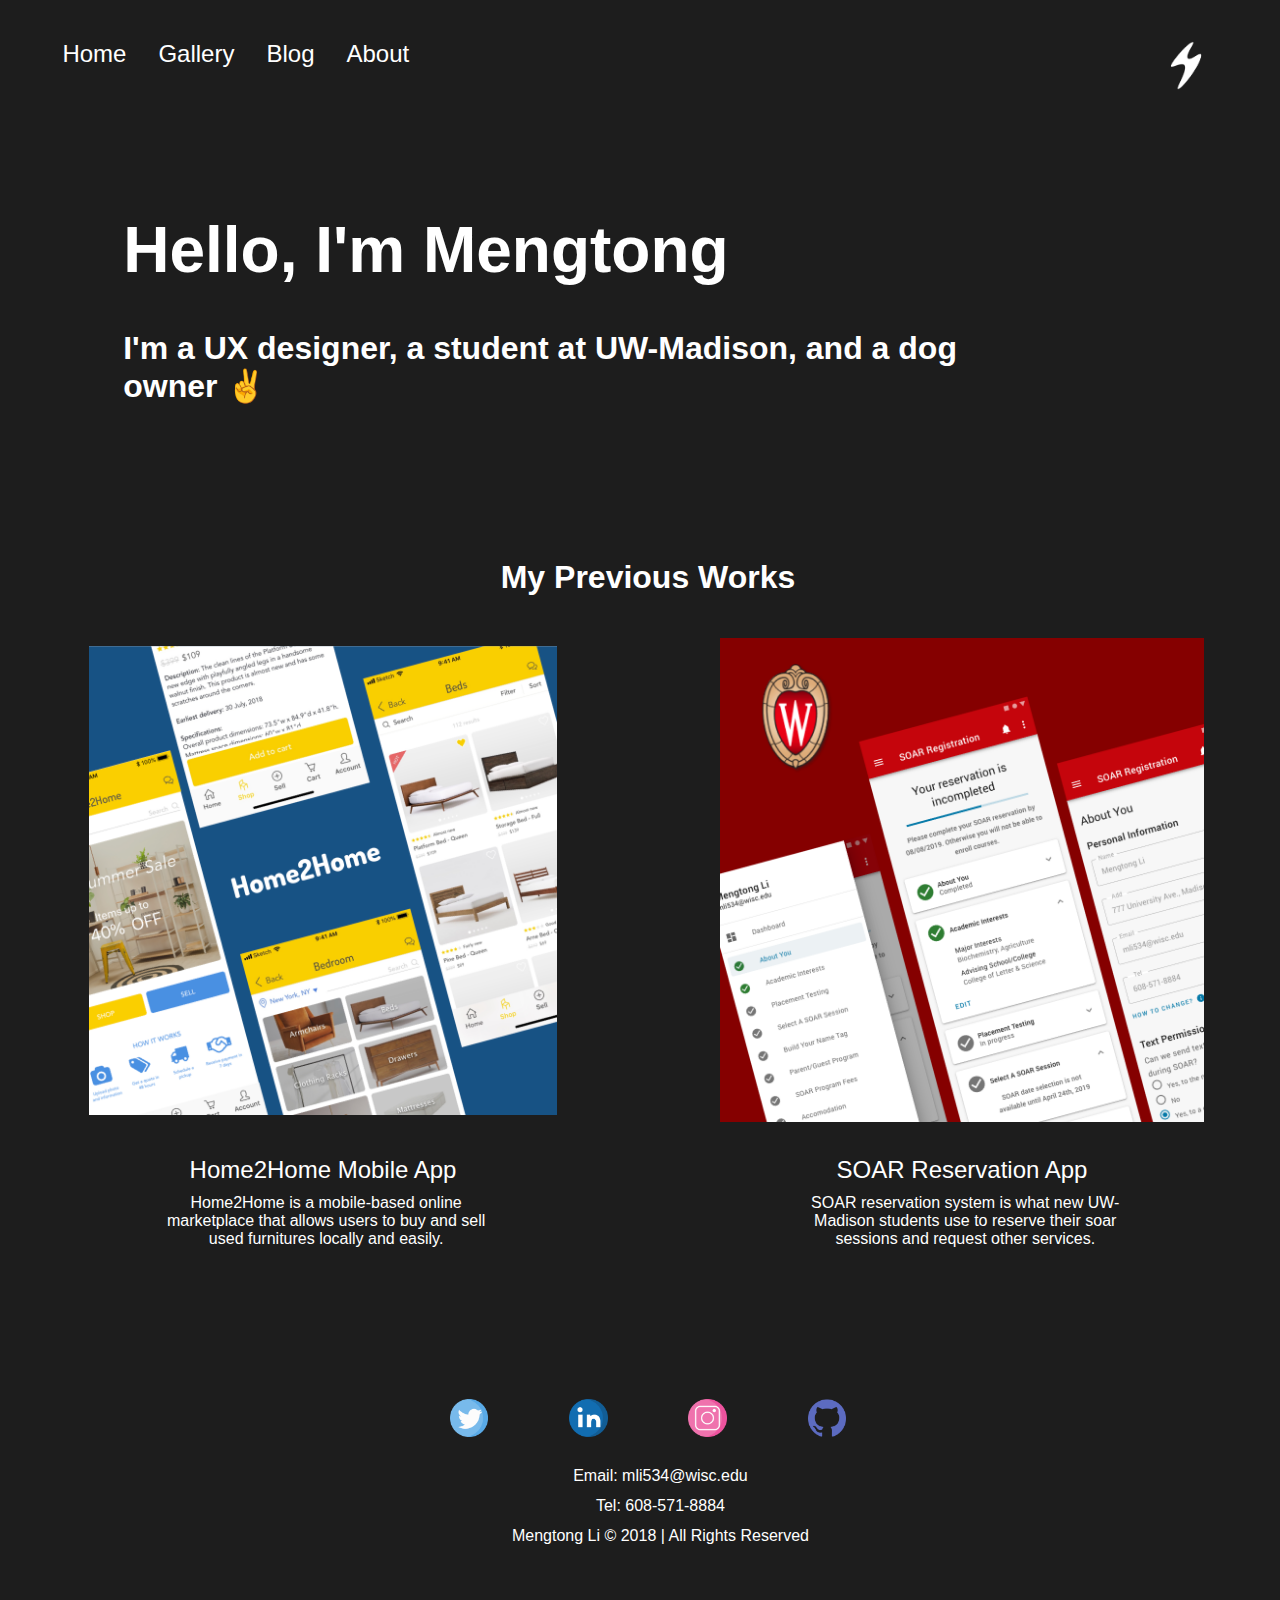
<file: index.html>
<!DOCTYPE html>
<html lang="en">

<head>
    <title>Mengtong Li</title>
    <meta charset="utf-8">
    <link rel="icon" href="image/Logo.ico" type="image/x-icon"/>
    <link rel="stylesheet" href="style.css">
    <meta name="viewport" content="width=device-width, initial-scale=1.0">
</head>


<body>

<header>
    <img id="logo" src="image/Logo1.png" alt="A flash-like icon">

    <nav id="navigation">
        <ul>
            <li><a class="menu" href="index.html">Home</a></li>
            <li><a class="menu" href="gallery.html">Gallery</a></li>
            <li><a class="menu" href="blog.html">Blog</a></li>
            <li><a class="menu" href="about.html">About</a></li>
        </ul>
    </nav>

    <section id="introduction" style="float:left">
        <h1>Hello, I'm Mengtong</h1>
        <h2>I'm a UX designer, a student at UW-Madison, and a dog owner ✌️</h2>
    </section>
</header>

<table id="hometable">

    <caption id="hometablecaption">My Previous Works</caption>

    <tr>
        <th>
            <a href="H2H.html"><img class="project" id="project1" src="image/H2H.png"
                                    alt="3 H2H app screens on a mobile phone"></a>
            <!-- Tentative project picture-->
        </th>
        <th>
            <a href="SOAR.html"><img class="project" id="project2" src="image/SOAR.png"
                                    alt="4 SOAR app screens on a mobile phone"></a>
            <!-- Tentative project picture-->
        </th>
    </tr>

    <tr>
        <td class="projectname"><a href="H2H.html">Home2Home Mobile App</a></td> <!-- Project from BitTiger Bootcamp-->
        <td class="projectname"><a href="SOAR.html">SOAR Reservation App</a></td> <!-- Project from DoIT practicum-->
    </tr>
    <tr>
        <td class="description"><p id="description_p1">Home2Home is a mobile-based online marketplace that allows users
            to buy and sell used furnitures locally and easily.</p></td>
        <td class="description"><p id="description_P2">SOAR reservation system is what new UW-Madison students use to
            reserve their soar sessions and request other services.</p></td>
    </tr>
</table>

<footer>
    <section id="contact">
        <a href="https://twitter.com/MengtongLi" target="_blank"><img class="contact" src="image/twitter.png"
                                                                      alt="twitter logo"></a>
        <a href="https://www.linkedin.com/in/mengtong-li-30a384155/" target="_blank"><img class="contact"
                                                                                          src="image/linkedin.png"
                                                                                          alt="linkedin logo"></a>
        <a href="https://www.instagram.com/hellomengtong/" target="_blank"><img class="contact"
                                                                                src="image/instagram.png"
                                                                                alt="instagram logo"></a>
        <a href="https://github.com/MengtongLi" target="_blank"><img class="contact" src="image/github.png"
                                                                     alt="github logo"></a>
    </section>

    <section id="info" class="contact">
        <p class="foot">Email: mli534@wisc.edu</p>
        <p class="foot">Tel: 608-571-8884</p>
        <p class="foot">Mengtong Li © 2018 | All Rights Reserved</p>
    </section>

</footer>


</body>


</html>
</file>
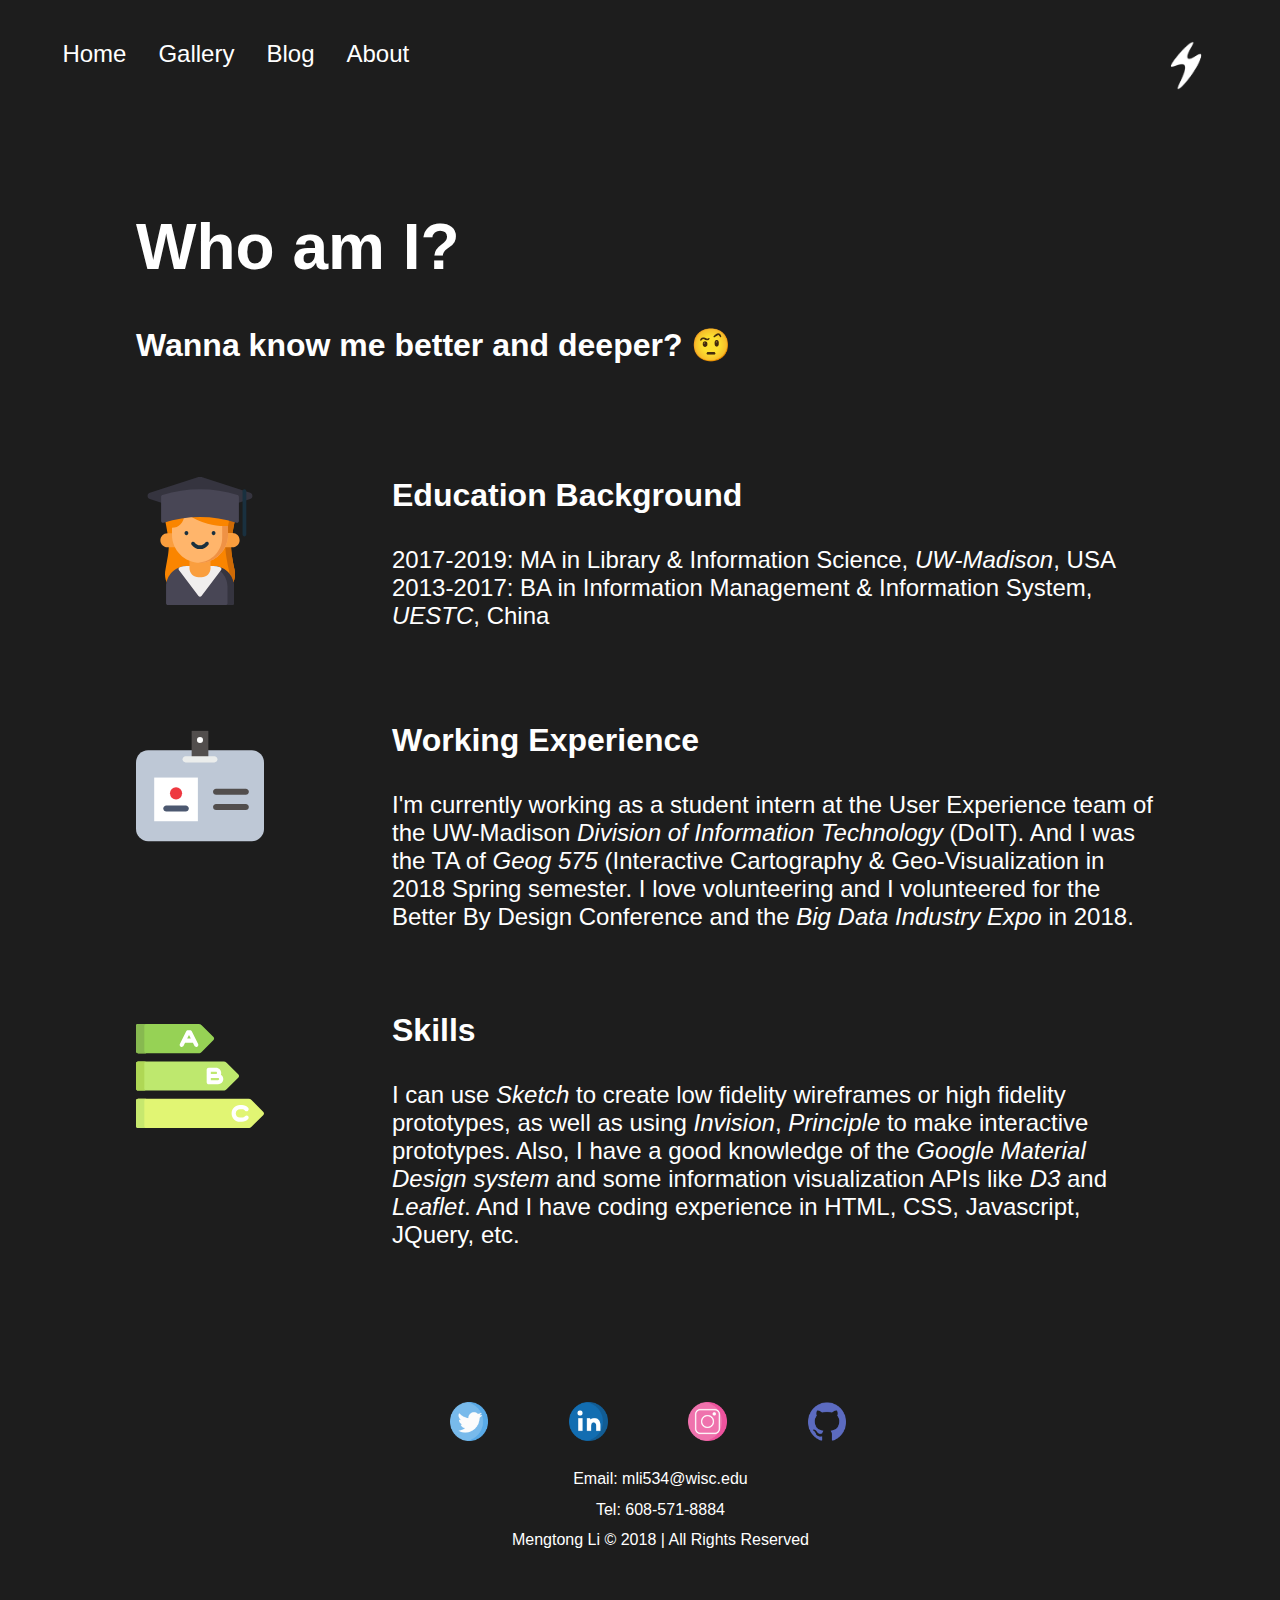
<file: about.html>
<!DOCTYPE html>
<html lang="en">

<head>
    <title>Mengtong Li</title>
    <meta charset="utf-8">
    <link rel="icon" href="image/Logo.ico" type="image/x-icon"/>
    <link rel="stylesheet" href="style.css">
    <meta name="viewport" content="width=device-width, initial-scale=1.0">
</head>


<body>
<img id="logo" src="image/Logo1.png" alt="A flash-like icon">

<nav id="navigation">
    <ul>
        <li><a class="menu" href="index.html">Home</a></li>
        <li><a class="menu" href="gallery.html">Gallery</a></li>
        <li><a class="menu" href="blog.html">Blog</a></li>
        <li><a class="menu" href="about.html">About</a></li>
    </ul>
</nav>

<h1>Who am I?</h1>
<h2>Wanna know me better and deeper? 🤨</h2>

<br/><br/><br/>
<section class="aboutme">
    <img id="a1" src="image/student.svg" alt="A girl wearing square academic cap">
    <h3>Education Background</h3> <!-- Bacholar degree and Master degree-->
    <ul id="education">
        <li>2017-2019: MA in Library & Information Science, <a target="_blank" href="http://www.wisc.edu"
                                                               style="font-style: italic">UW-Madison</a>, USA
        </li>
        <li>2013-2017: BA in Information Management & Information System, <a target="_blank"
                                                                             href="http://en.uestc.edu.cn/"
                                                                             style="font-style: italic">UESTC</a>, China
        </li>
    </ul>
</section>


<br/><br/>
<section class="aboutme">
    <img id="a2" src="image/business-card.svg" alt="A business card">
    <h3>Working Experience</h3>  <!-- Most recent internship and volunteer experience -->
    <p id="work">
        I'm currently working as a student intern at the User Experience team of the UW-Madison <a target="_blank"
                                                                                                   href="https://it.wisc.edu/about/division-of-information-technology/doit-departments/communications/"
                                                                                                   style="font-style: italic">Division
        of Information Technology</a> (DoIT). And I was the TA of <a target="_blank"
                                                                     href="https://geography.wisc.edu/interactive-cartography-geovisualization/"
                                                                     style="font-style: italic">Geog
        575</a> (Interactive Cartography & Geo-Visualization in 2018 Spring semester. I love volunteering and I
        volunteered
        for the <a target="_blank" href="https://betterbydesignconference.com/">Better By Design Conference</a> and the
        <a
                target="_blank" href="http://www.bigdata-expo.org/?lang=en" style="font-style: italic">Big Data Industry
            Expo</a> in 2018.
    </p>
</section>

<br/><br/>
<section class="aboutme">
    <img id="a3" src="image/energy-class.svg" alt="3 arrows with in different lengths">
    <h3>Skills</h3> <!-- UX skills and coding skills-->
    <p id="skill">I can use <a target="_blank" href="https://www.sketchapp.com/" style="font-style: italic">Sketch</a>
        to create low fidelity wireframes or high fidelity prototypes, as well as using <a target="_blank"
                                                                                           href="https://www.invisionapp.com/"
                                                                                           style="font-style: italic">Invision</a>,
        <a target="_blank" href="http://principleformac.com/" style="font-style: italic">Principle</a> to make
        interactive prototypes. Also, I have a good knowledge of the <a target="_blank" href="https://material.io/"
                                                                        style="font-style: italic">Google Material
            Design system</a> and some information visualization APIs like <a target="_blank"
                                                                              href="https://github.com/d3/d3/blob/master/API.md"
                                                                              style="font-style: italic">D3</a> and <a
                target="_blank" href="https://leafletjs.com/reference-1.3.0.html" style="font-style: italic">Leaflet</a>.
        And I have coding experience
        in HTML, CSS, Javascript,
        JQuery, etc.</p>
</section>

<footer>
    <section id="contact">
        <a href="https://twitter.com/MengtongLi" target="_blank"><img class="contact" src="image/twitter.png"
                                                                      alt="twitter logo"></a>
        <a href="https://www.linkedin.com/in/mengtong-li-30a384155/" target="_blank"><img class="contact"
                                                                                          src="image/linkedin.png"
                                                                                          alt="linkedin logo"></a>
        <a href="https://www.instagram.com/hellomengtong/" target="_blank"><img class="contact"
                                                                                src="image/instagram.png"
                                                                                alt="instagram logo"></a>
        <a href="https://github.com/MengtongLi" target="_blank"><img class="contact" src="image/github.png"
                                                                     alt="github logo"></a>
    </section>

    <section id="info" class="contact">
        <p class="foot">Email: mli534@wisc.edu</p>
        <p class="foot">Tel: 608-571-8884</p>
        <p class="foot">Mengtong Li © 2018 | All Rights Reserved</p>
    </section>


</footer>


</body>


</html>
</file>
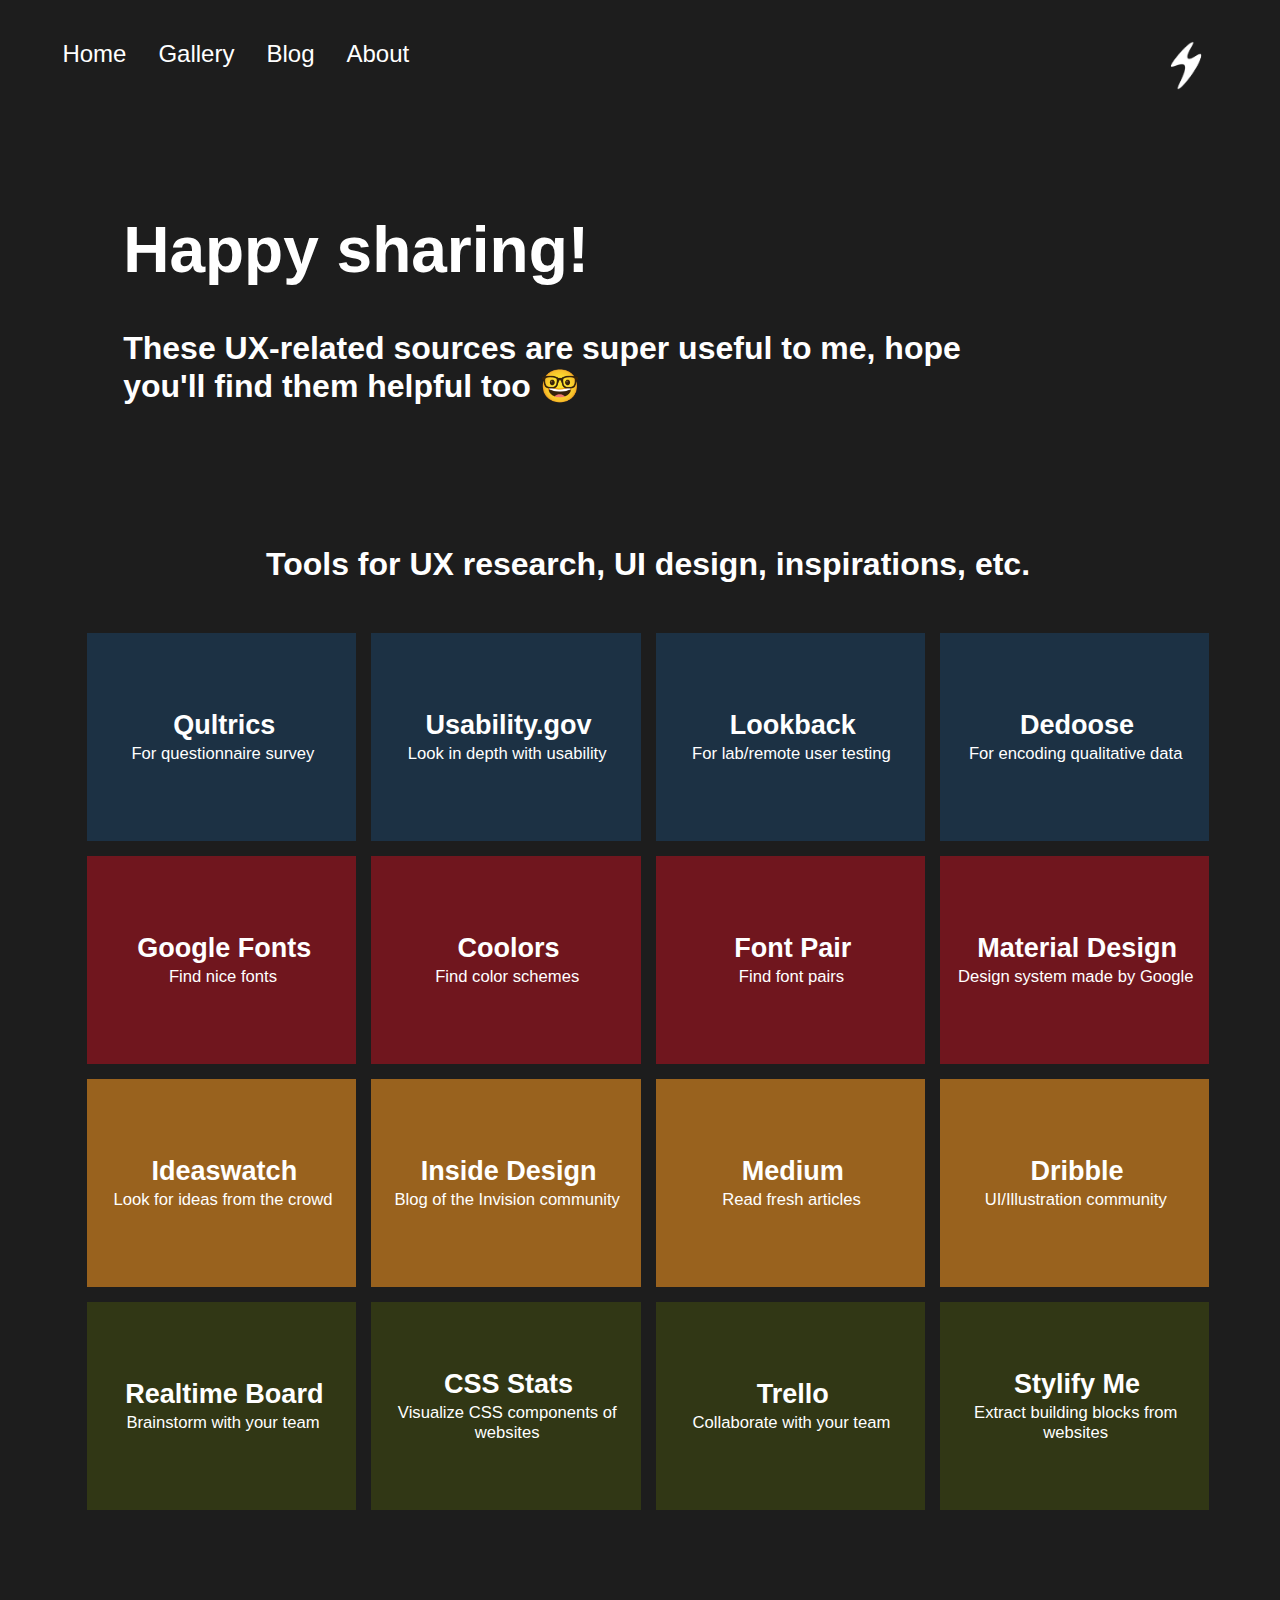
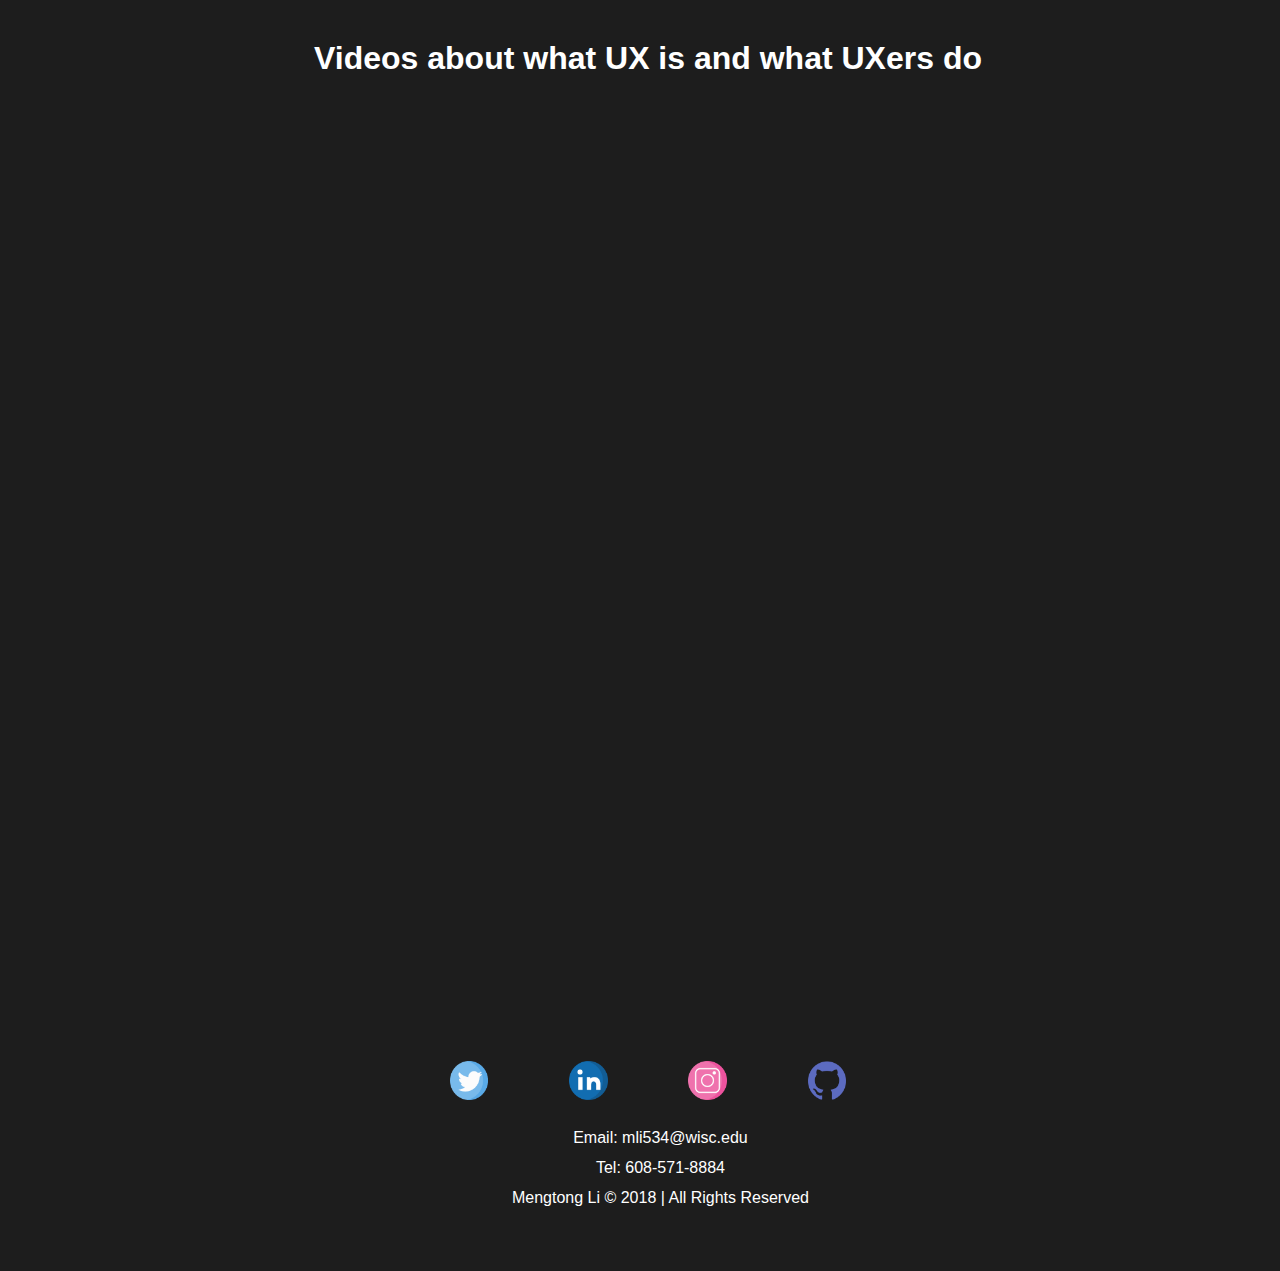
<file: blog.html>
<!DOCTYPE html>
<html lang="en">

<head>
    <title>Mengtong Li</title>
    <meta charset="utf-8">
    <link rel="icon" href="image/Logo.ico" type="image/x-icon"/>
    <link rel="stylesheet" href="style.css">
    <meta name="viewport" content="width=device-width, initial-scale=1.0">
</head>


<body>

<header>
    <img id="logo" src="image/Logo1.png" alt="A flash-like icon">

    <nav id="navigation">
        <ul>
            <li><a class="menu" href="index.html">Home</a></li>
            <li><a class="menu" href="gallery.html">Gallery</a></li>
            <li><a class="menu" href="blog.html">Blog</a></li>
            <li><a class="menu" href="about.html">About</a></li>
        </ul>
    </nav>

    <section id="introduction" style="float:left">
        <h1>Happy sharing!</h1>
        <h2>These UX-related sources are super useful to me, hope you'll find them helpful too 🤓️</h2>
    </section>
</header>


<table id="blogtable">

    <caption id="blogtablecaption">Tools for UX research, UI design, inspirations, etc.</caption>

    <tr class="research">
        <td><a href="https://www.qualtrics.com/research-core/survey-software/" target="_blank"><h3 class="name">
            Qultrics</h3>
            <p>For questionnaire survey</p></a></td>
        <td><a href="https://www.usability.gov/" target="_blank"><h3 class="name">Usability.gov</h3>
            <p>Look in depth with usability</p></a></td>
        <td><a href="https://lookback.io/" target="_blank"><h3 class="name">Lookback</h3>
            <p>For lab/remote user testing</p></a></td>
        <td><a href="https://www.dedoose.com/" target="_blank"><h3 class="name">Dedoose</h3>
            <p>For encoding qualitative data</p></a></td>

    </tr>

    <tr class="design">

        <td><a href="https://fonts.google.com/" target="_blank"><h3 class="name">Google Fonts</h3>
            <p>Find nice fonts</p></a></td>
        <td><a href="https://coolors.co/" target="_blank"><h3 class="name">Coolors</h3>
            <p>Find color schemes</p></a></td>
        <td><a href="https://fontpair.co/" target="_blank"><h3 class="name">Font Pair</h3>
            <p>Find font pairs</p></a></td>
        <td><a href="https://material.io/" target="_blank"><h3 class="name">Material Design</h3>
            <p>Design system made by Google</p></a></td>

    </tr>

    <tr class="inspiration">
        <td><a href="https://www.ideaswatch.com/" target="_blank"><h3 class="name">Ideaswatch</h3>
            <p>Look for ideas from the crowd</p></a></td>
        <td><a href="https://www.invisionapp.com/inside-design" target="_blank"><h3 class="name">Inside
            Design</h3>
            <p>Blog of the Invision community</p></a></td>

        <td><a href="https://medium.com/" target="_blank"><h3 class="name">Medium</h3>
            <p>Read fresh articles</p></a></td>
        <td><a href="https://dribbble.com/" target="_blank"><h3 class="name">Dribble</h3>
            <p>UI/Illustration community</p></a></td>
    </tr>

    <tr class="other">
        <td><a href="https://realtimeboard.com/" target="_blank"><h3 class="name">Realtime Board</h3>
            <p>Brainstorm with your team</p></a></td>
        <td><a href="https://cssstats.com/" target="_blank"><h3 class="name">CSS Stats</h3>
            <p>Visualize CSS components of websites</p></a></td>
        <td><a href="https://trello.com/" target="_blank"><h3 class="name">Trello</h3>
            <p>Collaborate with your team</p></a></td>
        <td><a href="http://stylifyme.com/" target="_blank"><h3 class="name">Stylify Me</h3>
            <p>Extract building blocks from websites</p></a></td>
    </tr>


</table>


<table id="videotable">

    <caption id="videotablecaption">Videos about what UX is and what UXers do</caption>

    <tr>
        <td class="video">
            <iframe class="video" src="https://www.youtube.com/embed/JMjozqJS44M"
                    allowfullscreen></iframe>
        </td>

        <td class="video">
            <iframe class="video" src="https://www.youtube.com/embed/116sMd5U7UY"
                    allowfullscreen></iframe>
        </td>
    </tr>

    <tr>
        <td class="video">
            <iframe class="video" src="https://www.youtube.com/embed/QwJwemOX37w"
                    allowfullscreen></iframe>
        </td>

        <td class="video">
            <iframe class="video" src="https://www.youtube.com/embed/JMjozqJS44M"
                    allowfullscreen></iframe>
        </td>
    </tr>

</table>

<footer>
    <section id="contact">
        <a href="https://twitter.com/MengtongLi" target="_blank"><img class="contact" src="image/twitter.png"
                                                                      alt="twitter logo"></a>
        <a href="https://www.linkedin.com/in/mengtong-li-30a384155/" target="_blank"><img class="contact"
                                                                                          src="image/linkedin.png"
                                                                                          alt="linkedin logo"></a>
        <a href="https://www.instagram.com/hellomengtong/" target="_blank"><img class="contact"
                                                                                src="image/instagram.png"
                                                                                alt="instagram logo"></a>
        <a href="https://github.com/MengtongLi" target="_blank"><img class="contact" src="image/github.png"
                                                                     alt="github logo"></a>
    </section>

    <section id="info" class="contact">
        <p class="foot">Email: mli534@wisc.edu</p>
        <p class="foot">Tel: 608-571-8884</p>
        <p class="foot">Mengtong Li © 2018 | All Rights Reserved</p>
    </section>

</footer>


</body>


</html>
</file>
<file: style.css>
/********** Global **********/

body {
    width: 100%;
    height: 100%;
    background-color: #1D1D1D;
}

ul {
    list-style-type: none;
    margin-top: 2%;
    margin-left: 3%;
    padding: 0;
    overflow: hidden;
}

.menu {
    float: left;
    color: #FFFFFF;
    text-align: center;
    font-size: 1.5em;
    font-family: 'Kodchasan', sans-serif;
    padding: 14px 16px;
}

.contact {
    padding-left: 3%;
    padding-right: 3%;
    margin-bottom: 1%;
    margin-top: 1%;
    width: 3%;
}

#contact {
    padding-top: 10%;
    text-align: center;
    width: 100%;
    height: 10%;
}

@media all and (max-width: 800px) {
    .contact {
        padding-left: 3%;
        padding-right: 3%;
        margin-bottom: 1%;
        margin-top: 1%;
        width: 5%;
    }

}

#logo {
    margin-right: 6%;
    margin-top: 1.2%;
    width: 4%;
    float: right;
}

a {
    color: #FFFFFF;
    text-decoration: none; /* no text color or underlines in hyperlinks*/
}

a:hover {
    color: #707070;
}

.foot {
    color: #FFFFFF;
    font-size: 1em;
    font-family: 'Kodchasan', sans-serif;
}

#info {
    margin-bottom: 5%;
    text-align: center;
    width: 95%;
}

/********** Home Page **********/

h1 {
    width: 80%;
    margin-top: 10%;
    margin-left: 10%;
    margin-right: 10%;
    font-size: 4em;
    font-family: 'Kodchasan', sans-serif;
    color: #FFFFFF;
}

h2 {
    width: 80%;
    margin-left: 10%;
    margin-right: 10%;
    font-size: 2em;
    font-family: 'Kodchasan', sans-serif;
    color: #FFFFFF;
}

#introduction {
    width: 90%;
    height: 30%;
}

.project {
    text-align: center;
    margin-bottom: 4%; /* leave some space between pictures and texts */
    width: 75%;
}

#hometable {
    text-align: center;
    width: 100%;
}

#hometablecaption {
    text-align: center;
    width: 100%;
    color: #FFFFFF;
    font-size: 2em;
    font-weight: bold;
    font-family: 'Kodchasan', sans-serif;
    margin-top: 10%;
    margin-bottom: 3%;
}

.projectname {
    font-size: 1.5em;
    font-family: 'Kodchasan', sans-serif;
    color: #FFFFFF;
    text-decoration: none;

}

#description_p1, #description_P2 {
    text-align: center;
    margin-left: 23%;
    width: 55%;
    color: #FFFFFF;
    font-size: 1em;
    font-family: 'Kodchasan', sans-serif;
}

/********** About Page **********/

#a1 {
    float: left;
    margin-left: 10%;
    width: 10%;
    height: 10%;
    z-index: 2;
}

#a2 {
    float: left;
    margin-left: 10%;
    width: 10%;
    height: 10%;
    z-index: 2;
}

#a3 {
    float: left;
    margin-left: 10%;
    width: 10%;
    height: 10%;
    z-index: 2;
}

#education, #work, #skill {
    width: 60%;
    text-align: left;
    margin-left: 30%;
    margin-right: 10%;
    color: #FFFFFF;
    font-size: 1.5em;
    font-family: 'Kodchasan', sans-serif;
}

h3 {
    width: 60%;
    margin-left: 30%;
    margin-right: 10%;
    font-size: 2em;
    font-family: 'Kodchasan', sans-serif;
    color: #FFFFFF;
}


/********** Blog Page **********/

#blogtable {
    text-align: center;
    width: 90%;
    margin-left: 5%;
    border-spacing: 15px 15px;
}

#blogtable td {
    width: 25%;
    /*    border: 5px solid white;*/
}

.research {
    font-size: 1.3em;
    font-family: 'Kodchasan', sans-serif;
    color: #FFFFFF;
    height: 10em;
    width: 22.5%;
    border: 5px solid white;
    background: #1C3144;
    padding: 1%;
}

.design {
    padding: 1%;
    font-size: 1.3em;
    font-family: 'Kodchasan', sans-serif;
    color: #FFFFFF;
    height: 10em;
    width: 22.5%;
    border: 5px solid white;
    background: #70161E;
}

.inspiration {
    padding: 1%;
    font-size: 1.3em;
    font-family: 'Kodchasan', sans-serif;
    color: #FFFFFF;
    height: 10em;
    width: 22.5%;
    border: 5px solid white;
    background: #99621E;
}

.other {
    padding: 1%;
    font-size: 1.3em;
    font-family: 'Kodchasan', sans-serif;
    color: #FFFFFF;
    height: 10em;
    width: 22.5%;
    border: 5px solid white;
    background: #313715;
}

p {
    width: 99%;
    text-align: center;
    color: #FFFFFF;
    font-size: 0.8em;
    font-family: 'Kodchasan', sans-serif;
    margin: 1%;
}

.name {
    width: 100%;
    text-align: center;
    color: #FFFFFF;
    font-size: 1.3em;
    font-family: 'Kodchasan', sans-serif;
    margin: 1%;
    font-weight: bold;
}

#videotable {
    text-align: center;
    width: 90%;
    margin-left: 5%;
    border-spacing: 50px;
}

#videotablecaption {
    text-align: center;
    width: 100%;
    color: #FFFFFF;
    font-size: 2em;
    font-weight: bold;
    font-family: 'Kodchasan', sans-serif;
    margin-top: 10%;
}

#blogtablecaption {
    text-align: center;
    width: 100%;
    color: #FFFFFF;
    font-size: 2em;
    font-weight: bold;
    font-family: 'Kodchasan', sans-serif;
    margin-top: 10%;
    margin-bottom: 3%;
}

.video iframe {
    position: absolute;
    top: 0;
    left: 0;
    width: 100%;
    height: 100%;
    border: 0;
}

.video {
    position: relative;
    padding-bottom: 30%;
    height: 0;
}

@media all and (max-width: 800px) {
    #blogtable td {
        vertical-align: center;
        width: 100%;

        display: block;
    }

    #videotable td {
        display: block;
        height: 100px;
    }
}
</file>
